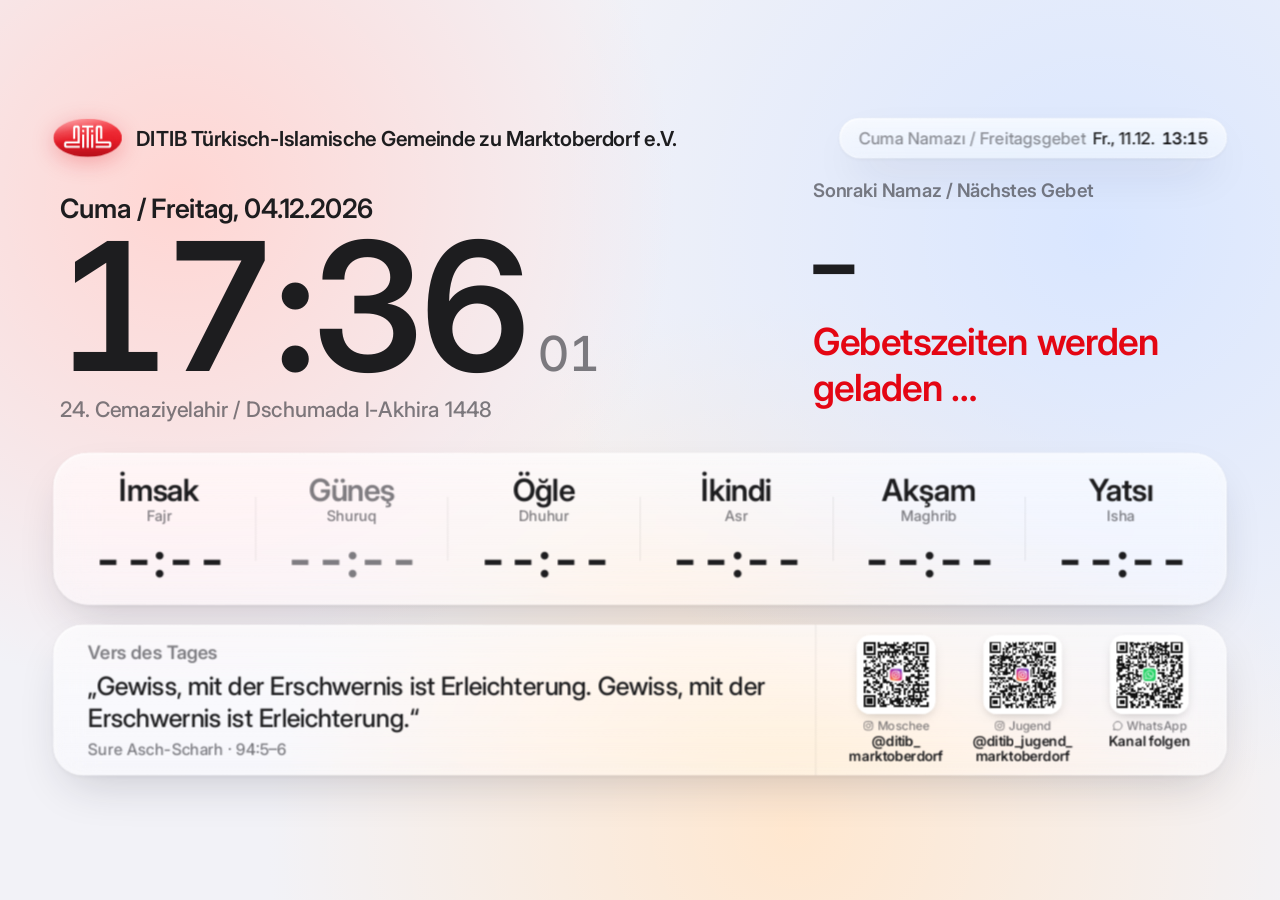
<file: index.html>
<!DOCTYPE html>
<html lang="de">
<head>
  <meta charset="utf-8">
  <meta name="robots" content="noindex, nofollow, noarchive">
  <meta name="viewport" content="width=device-width, initial-scale=1">
  <title>Gebetszeiten – DITIB Marktoberdorf</title>
  <link rel="stylesheet" href="css/fonts.css?v=2026-10-29d">
  <link rel="stylesheet" href="css/basis.css?v=2026-10-29d">
  <link rel="stylesheet" href="css/themes.css?v=2026-10-29d">
  <link rel="stylesheet" href="css/theme-glas.css?v=2026-10-29d">
</head>
<body class="theme-1">

  <!-- Hintergrund: Farbverlauf/Bild (immer da), darüber der Stream, darüber Abdunklung + Muster -->
  <div id="hintergrund" aria-hidden="true">
    <div id="bg-verlauf"></div>
    <div id="bg-bild"></div>
    <div id="stream-huelle"></div>
    <div id="bg-abdunklung"></div>
    <div id="bg-muster"></div>
  </div>

  <div id="buehne">
    <div class="rahmen-ornament" aria-hidden="true"></div>

    <!-- ===== Hauptbildschirm ===== -->
    <main id="haupt" class="ansicht sichtbar">
      <header class="kopf">
        <div class="marke">
          <div class="logo-glas" aria-hidden="true"><div class="logo-schrift"></div><div class="logo"></div></div>
          <div class="moschee-name" id="moschee-name"></div>
        </div>
        <div class="jumuah-mini" id="jumuah-mini"></div>
      </header>

      <section class="oben">
        <div class="karte uhr-karte">
          <div class="uhr"><span class="hhmm" id="uhr-hhmm">--:--</span><span class="sek" id="uhr-sek">--</span></div>
          <div class="datum" id="datum"></div>
          <div class="hidschri" id="hidschri"></div>
        </div>

        <div class="karte naechstes-karte">
          <div class="label" id="n-label">Sonraki Namaz / Nächstes Gebet</div>
          <div class="n-name" id="n-name">–</div>
          <div class="n-deutsch" id="n-deutsch"></div>
          <div class="n-countdown" id="n-countdown"></div>
          <div class="n-hinweis" id="n-hinweis"></div>
        </div>
      </section>

      <section class="gebete" id="gebete"></section>

      <section class="unten">
        <div class="karte vers-karte">
          <div class="label">Vers des Tages</div>
          <blockquote class="vers-text" id="vers-text"></blockquote>
          <div class="vers-quelle" id="vers-quelle"></div>
        </div>

        <div class="karte insta-karte">
          <div class="label">Folgen Sie uns</div>
          <div class="qr-reihe">
            <figure class="qr-block">
              <div class="qr" id="qr-moschee"></div>
              <figcaption><span class="qr-titel" id="qr-moschee-titel"></span><span class="handle" id="qr-moschee-handle"></span></figcaption>
            </figure>
            <figure class="qr-block">
              <div class="qr" id="qr-jugend"></div>
              <figcaption><span class="qr-titel" id="qr-jugend-titel"></span><span class="handle" id="qr-jugend-handle"></span></figcaption>
            </figure>
            <figure class="qr-block">
              <div class="qr" id="qr-whatsapp"></div>
              <figcaption><span class="qr-titel" id="qr-whatsapp-titel"></span><span class="handle" id="qr-whatsapp-handle"></span></figcaption>
            </figure>
          </div>
        </div>
      </section>
    </main>

    <!-- ===== Jumu'ah-Sonderansicht ===== -->
    <section id="jumuah" class="ansicht" aria-hidden="true">
      <div class="j-inhalt">
        <div class="j-ornament" aria-hidden="true"></div>
        <div class="logo-glas j-logo" aria-hidden="true"><div class="logo-schrift"></div><div class="logo"></div></div>
        <div class="j-titel" id="j-titel">Jumu'ah</div>
        <div class="j-untertitel" id="j-untertitel">Freitagsgebet</div>
        <div class="j-zeit" id="j-zeit">--:--</div>
        <div class="j-datum" id="j-datum"></div>
        <div class="j-hinweis" id="j-hinweis"></div>
        <div class="j-ornament unten" aria-hidden="true"></div>
      </div>
    </section>

    <div id="sim-hinweis"></div>
    <div id="diagnose"></div>
  </div>

  <script>
    // config.js bei jedem Laden frisch holen (nicht aus dem Zwischenspeicher)
    document.write('<script src="config.js?t=' + Date.now() + '"><\/script>');
  </script>
  <script src="gebetszeiten.js?v=2026-10-29d"></script>
  <script src="lib/qrcode.js?v=2026-10-29d"></script>
  <script src="js/logik.js?v=2026-10-29d"></script>
  <script src="js/daten.js?v=2026-10-29d"></script>
  <script src="js/stream.js?v=2026-10-29d"></script>
  <script src="js/app.js?v=2026-10-29d"></script>
</body>
</html>
</file>
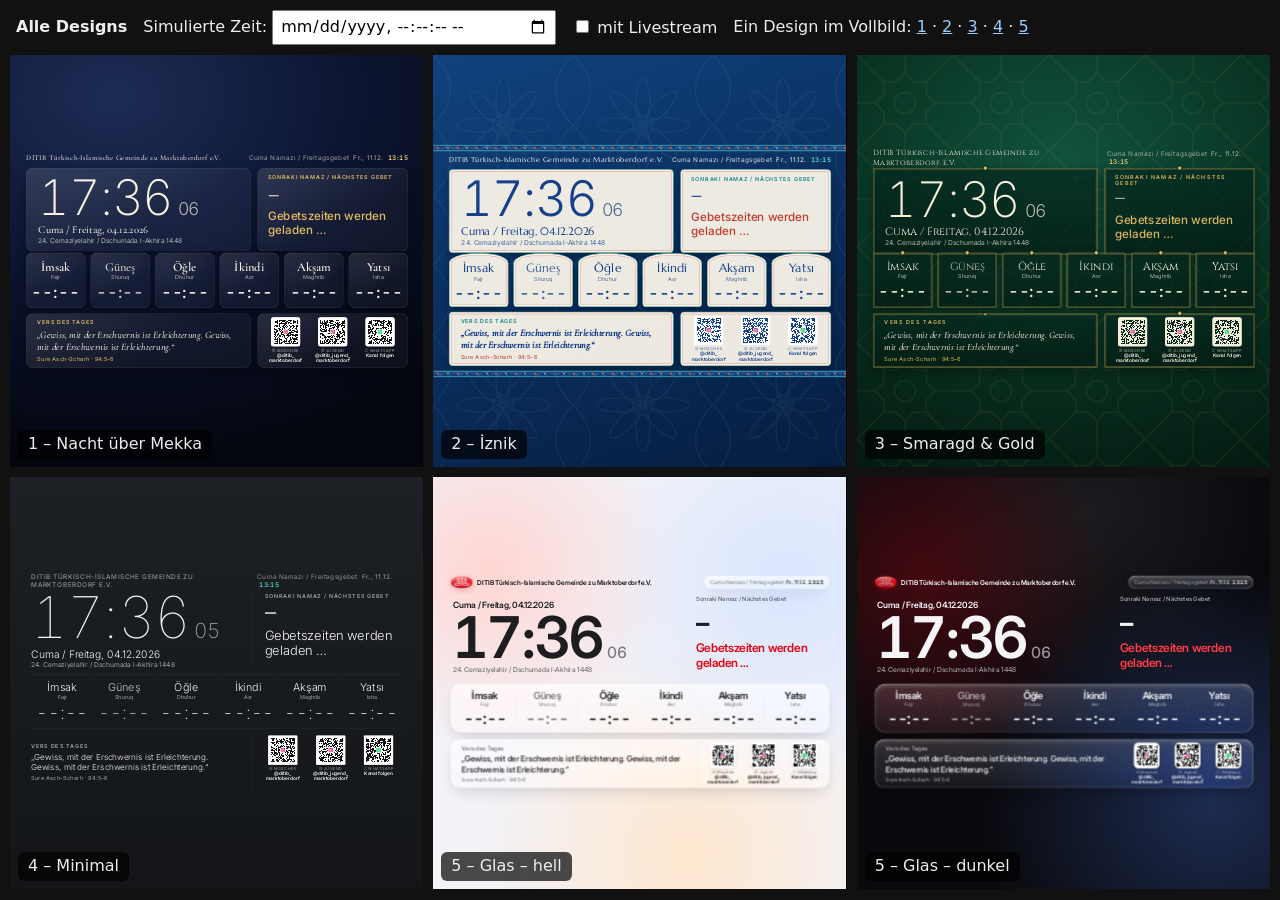
<file: vergleich.html>
<!DOCTYPE html>
<html lang="de">
<head>
  <meta charset="utf-8">
  <meta name="robots" content="noindex, nofollow, noarchive">
  <title>Designvergleich – Gebetsanzeige</title>
  <style>
    html, body { margin: 0; height: 100%; background: #111; color: #eee; font: 16px/1.3 system-ui, sans-serif; }
    .leiste { padding: 10px 16px; display: flex; gap: 16px; align-items: center; flex-wrap: wrap; }
    .leiste a { color: #9cf; } .leiste input { font: inherit; padding: 4px 6px; }
    .raster { display: grid; grid-template-columns: 1fr 1fr 1fr; grid-template-rows: 1fr 1fr; gap: 10px; padding: 0 10px 10px; height: calc(100% - 56px); box-sizing: border-box; }
    figure { margin: 0; position: relative; background: #000; overflow: hidden; }
    figure iframe { position: absolute; inset: 0; width: 100%; height: 100%; border: 0; }
    figcaption { position: absolute; left: 8px; bottom: 8px; z-index: 2; background: rgba(0,0,0,.7); padding: 4px 10px; border-radius: 6px; }
  </style>
</head>
<body>
  <div class="leiste">
    <strong>Alle Designs</strong>
    <label>Simulierte Zeit: <input id="zeit" type="datetime-local" step="1"></label>
    <label><input id="stream" type="checkbox"> mit Livestream</label>
    <span>Ein Design im Vollbild: <a href="index.html?theme=1">1</a> · <a href="index.html?theme=2">2</a> · <a href="index.html?theme=3">3</a> · <a href="index.html?theme=4">4</a> · <a href="index.html?theme=5">5</a></span>
  </div>
  <div class="raster" id="raster"></div>
  <script>
    var designs = [[1, 'Nacht über Mekka'], [2, 'İznik'], [3, 'Smaragd & Gold'], [4, 'Minimal'], [5, 'Glas – hell', 'hell'], [5, 'Glas – dunkel', 'dunkel']];
    var p = new URLSearchParams(location.search);
    var zeit = document.getElementById('zeit'), stream = document.getElementById('stream');
    zeit.value = p.get('now') || '';
    stream.checked = p.get('stream') === 'an';
    function aufbauen() {
      var r = document.getElementById('raster'); r.innerHTML = '';
      designs.forEach(function (d) {
        var q = 'theme=' + d[0] + (d[2] ? '&modus=' + d[2] : '') + (zeit.value ? '&now=' + zeit.value : '') + (stream.checked ? '' : '&stream=aus');
        r.insertAdjacentHTML('beforeend', '<figure><figcaption>' + d[0] + ' – ' + d[1] +
          '</figcaption><iframe src="index.html?' + q + '"></iframe></figure>');
      });
    }
    zeit.onchange = stream.onchange = aufbauen;
    aufbauen();
  </script>
</body>
</html>
</file>
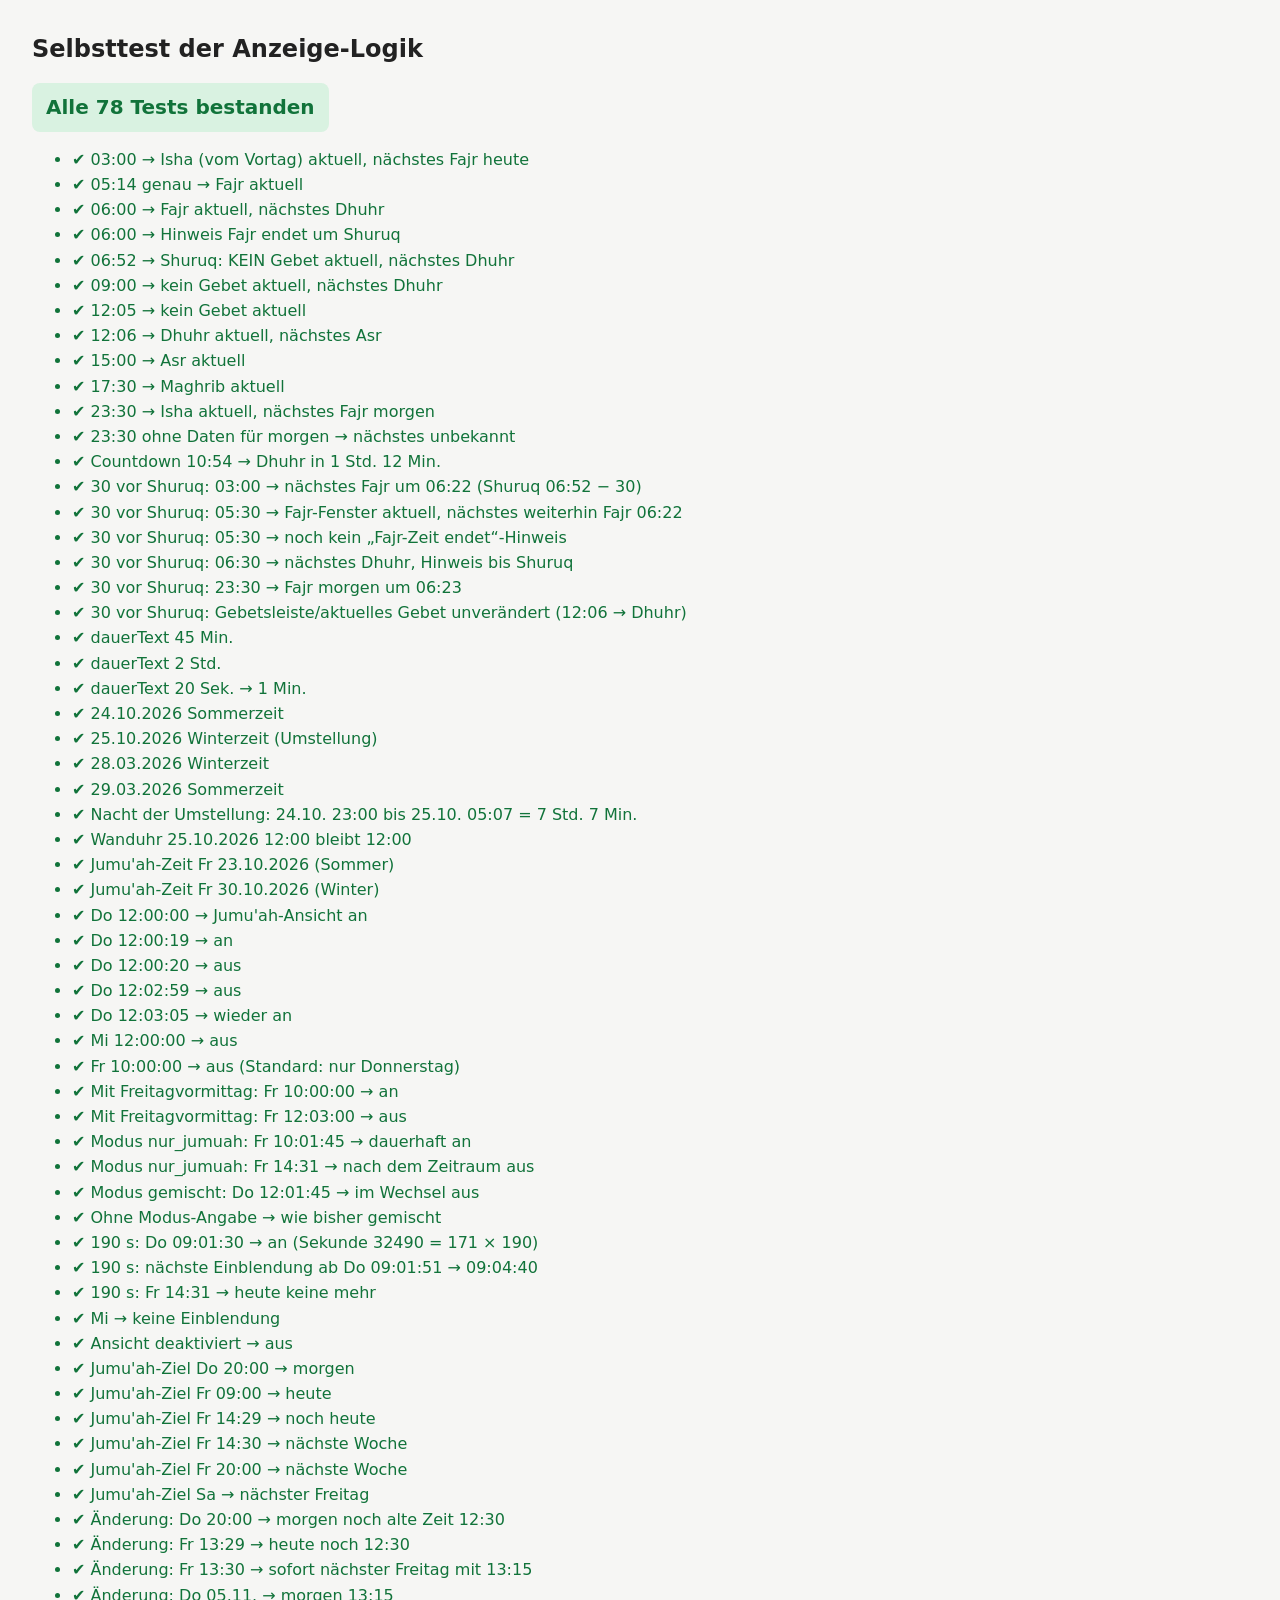
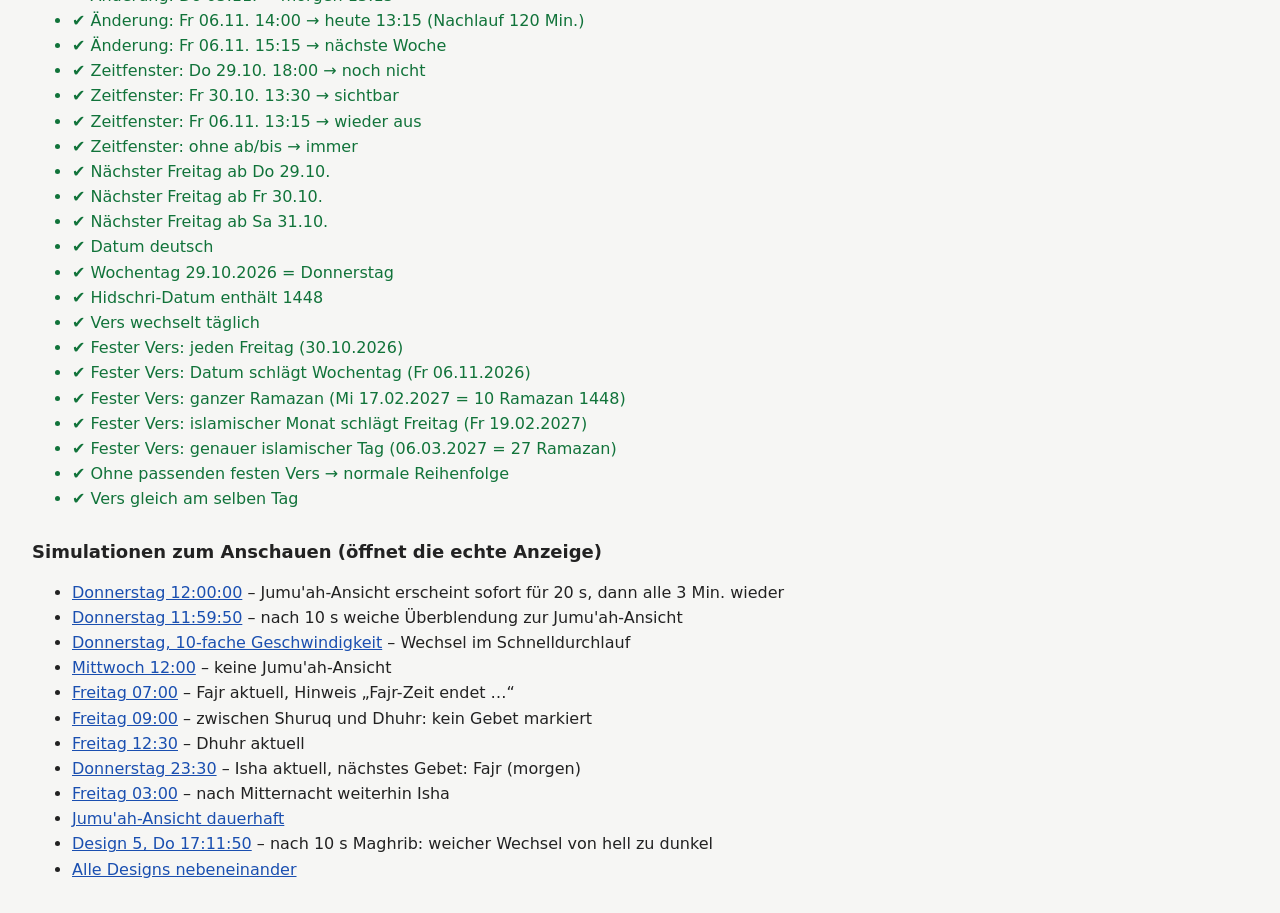
<file: tests/test.html>
<!DOCTYPE html>
<html lang="de">
<head>
  <meta charset="utf-8">
  <meta name="robots" content="noindex, nofollow, noarchive">
  <title>Selbsttest – Gebetsanzeige</title>
  <style>
    body { font: 16px/1.45 system-ui, sans-serif; margin: 32px; background: #f6f6f4; color: #222; }
    h1 { font-size: 24px; } h2 { font-size: 18px; margin-top: 28px; }
    .ok { color: #11733a; } .fehler { color: #b3261e; font-weight: 600; }
    li { margin: 2px 0; } code { background: #e9e9e4; padding: 1px 5px; border-radius: 4px; }
    #gesamt { font-size: 20px; font-weight: 700; padding: 10px 14px; border-radius: 8px; display: inline-block; }
    #gesamt.ok { background: #d9f2e1; } #gesamt.fehler { background: #fbdcd9; }
    a { color: #1a4fb0; }
  </style>
</head>
<body>
  <h1>Selbsttest der Anzeige-Logik</h1>
  <div id="gesamt">läuft …</div>
  <ul id="liste"></ul>

  <h2>Simulationen zum Anschauen (öffnet die echte Anzeige)</h2>
  <ul>
    <li><a href="../index.html?now=2026-10-29T12:00">Donnerstag 12:00:00</a> – Jumu'ah-Ansicht erscheint sofort für 20 s, dann alle 3 Min. wieder</li>
    <li><a href="../index.html?now=2026-10-29T11:59:50">Donnerstag 11:59:50</a> – nach 10 s weiche Überblendung zur Jumu'ah-Ansicht</li>
    <li><a href="../index.html?now=2026-10-29T12:00&amp;speed=10">Donnerstag, 10-fache Geschwindigkeit</a> – Wechsel im Schnelldurchlauf</li>
    <li><a href="../index.html?now=2026-10-28T12:00">Mittwoch 12:00</a> – keine Jumu'ah-Ansicht</li>
    <li><a href="../index.html?now=2026-10-30T07:00">Freitag 07:00</a> – Fajr aktuell, Hinweis „Fajr-Zeit endet …“</li>
    <li><a href="../index.html?now=2026-10-30T09:00">Freitag 09:00</a> – zwischen Shuruq und Dhuhr: kein Gebet markiert</li>
    <li><a href="../index.html?now=2026-10-30T12:30">Freitag 12:30</a> – Dhuhr aktuell</li>
    <li><a href="../index.html?now=2026-10-29T23:30">Donnerstag 23:30</a> – Isha aktuell, nächstes Gebet: Fajr (morgen)</li>
    <li><a href="../index.html?now=2026-10-30T03:00">Freitag 03:00</a> – nach Mitternacht weiterhin Isha</li>
    <li><a href="../index.html?jumuah=immer">Jumu'ah-Ansicht dauerhaft</a></li>
    <li><a href="../index.html?theme=5&amp;now=2026-10-29T17:11:50">Design 5, Do 17:11:50</a> – nach 10 s Maghrib: weicher Wechsel von hell zu dunkel</li>
    <li><a href="../vergleich.html">Alle Designs nebeneinander</a></li>
  </ul>

  <script src="../config.js"></script>
  <script src="../js/logik.js"></script>
  <script>
    var L = Logik, TZ = 'Europe/Berlin', ok = 0, fehler = 0;
    function pruefe(name, ist, soll) {
      var gut = JSON.stringify(ist) === JSON.stringify(soll);
      var li = document.createElement('li');
      li.className = gut ? 'ok' : 'fehler';
      li.textContent = (gut ? '✔ ' : '✘ ') + name + (gut ? '' : ' – erwartet ' + JSON.stringify(soll) + ', erhalten ' + JSON.stringify(ist));
      document.getElementById('liste').appendChild(li);
      gut ? ok++ : fehler++;
    }
    function ms(tag, uhr) { return L.zeitpunkt(tag, uhr, TZ); }
    function w(tag, uhr) { return L.wanduhr(ms(tag, uhr), TZ); }

    // Feste Testzeiten (Donnerstag 29.10.2026 / Freitag 30.10.2026)
    var DO = '2026-10-29', FR = '2026-10-30';
    var zDo = { fajr: '05:14', shuruq: '06:52', dhuhr: '12:06', asr: '14:42', maghrib: '17:09', isha: '18:42' };
    var zFr = { fajr: '05:15', shuruq: '06:53', dhuhr: '12:06', asr: '14:41', maghrib: '17:07', isha: '18:41' };
    function zustand(uhr) {
      return L.zustand(ms(DO, uhr), TZ, DO, { heute: zDo, morgen: zFr });
    }
    function kurz(s) { return [s.aktuell, s.naechstes && s.naechstes.schluessel, s.naechstes && s.naechstes.tag]; }

    // --- Aktuelles / nächstes Gebet ---
    pruefe('03:00 → Isha (vom Vortag) aktuell, nächstes Fajr heute', kurz(zustand('03:00')), ['isha', 'fajr', DO]);
    pruefe('05:14 genau → Fajr aktuell', kurz(zustand('05:14')), ['fajr', 'dhuhr', DO]);
    pruefe('06:00 → Fajr aktuell, nächstes Dhuhr', kurz(zustand('06:00')), ['fajr', 'dhuhr', DO]);
    pruefe('06:00 → Hinweis Fajr endet um Shuruq', zustand('06:00').fajrEndeMs, ms(DO, '06:52'));
    pruefe('06:52 → Shuruq: KEIN Gebet aktuell, nächstes Dhuhr', kurz(zustand('06:52')), [null, 'dhuhr', DO]);
    pruefe('09:00 → kein Gebet aktuell, nächstes Dhuhr', kurz(zustand('09:00')), [null, 'dhuhr', DO]);
    pruefe('12:05 → kein Gebet aktuell', kurz(zustand('12:05')), [null, 'dhuhr', DO]);
    pruefe('12:06 → Dhuhr aktuell, nächstes Asr', kurz(zustand('12:06')), ['dhuhr', 'asr', DO]);
    pruefe('15:00 → Asr aktuell', kurz(zustand('15:00')), ['asr', 'maghrib', DO]);
    pruefe('17:30 → Maghrib aktuell', kurz(zustand('17:30')), ['maghrib', 'isha', DO]);
    pruefe('23:30 → Isha aktuell, nächstes Fajr morgen', kurz(zustand('23:30')), ['isha', 'fajr', FR]);
    pruefe('23:30 ohne Daten für morgen → nächstes unbekannt',
      L.zustand(ms(DO, '23:30'), TZ, DO, { heute: zDo }).naechstes, null);
    pruefe('Countdown 10:54 → Dhuhr in 1 Std. 12 Min.',
      L.dauerText(zustand('10:54').naechstes.ms - ms(DO, '10:54')), '1 Std. 12 Min.');

    // --- Fajr in der Moschee 30 Min. vor Shuruq (nur „Nächstes Gebet“) ---
    function zustand30(uhr) {
      return L.zustand(ms(DO, uhr), TZ, DO, { heute: zDo, morgen: zFr }, { fajrVorShuruqMin: 30 });
    }
    pruefe('30 vor Shuruq: 03:00 → nächstes Fajr um 06:22 (Shuruq 06:52 − 30)', zustand30('03:00').naechstes.ms, ms(DO, '06:22'));
    pruefe('30 vor Shuruq: 05:30 → Fajr-Fenster aktuell, nächstes weiterhin Fajr 06:22', kurz(zustand30('05:30')), ['fajr', 'fajr', DO]);
    pruefe('30 vor Shuruq: 05:30 → noch kein „Fajr-Zeit endet“-Hinweis', zustand30('05:30').fajrEndeMs, null);
    pruefe('30 vor Shuruq: 06:30 → nächstes Dhuhr, Hinweis bis Shuruq', [kurz(zustand30('06:30'))[1], zustand30('06:30').fajrEndeMs], ['dhuhr', ms(DO, '06:52')]);
    pruefe('30 vor Shuruq: 23:30 → Fajr morgen um 06:23', zustand30('23:30').naechstes.ms, ms(FR, '06:23'));
    pruefe('30 vor Shuruq: Gebetsleiste/aktuelles Gebet unverändert (12:06 → Dhuhr)', kurz(zustand30('12:06'))[0], 'dhuhr');

    // --- Countdown-Text ---
    pruefe('dauerText 45 Min.', L.dauerText(45 * 60000), '45 Min.');
    pruefe('dauerText 2 Std.', L.dauerText(120 * 60000), '2 Std.');
    pruefe('dauerText 20 Sek. → 1 Min.', L.dauerText(20000), '1 Min.');

    // --- Sommer-/Winterzeit ---
    pruefe('24.10.2026 Sommerzeit', L.istSommerzeit('2026-10-24', TZ), true);
    pruefe('25.10.2026 Winterzeit (Umstellung)', L.istSommerzeit('2026-10-25', TZ), false);
    pruefe('28.03.2026 Winterzeit', L.istSommerzeit('2026-03-28', TZ), false);
    pruefe('29.03.2026 Sommerzeit', L.istSommerzeit('2026-03-29', TZ), true);
    pruefe('Nacht der Umstellung: 24.10. 23:00 bis 25.10. 05:07 = 7 Std. 7 Min.',
      L.dauerText(ms('2026-10-25', '05:07') - ms('2026-10-24', '23:00')), '7 Std. 7 Min.');
    pruefe('Wanduhr 25.10.2026 12:00 bleibt 12:00', [w('2026-10-25', '12:00').h, w('2026-10-25', '12:00').mi], [12, 0]);
    pruefe('Jumu\'ah-Zeit Fr 23.10.2026 (Sommer)', L.jumuahUhrzeit(CONFIG.JUMUAH, '2026-10-23', TZ), CONFIG.JUMUAH.uhrzeitSommer);
    pruefe('Jumu\'ah-Zeit Fr 30.10.2026 (Winter)', L.jumuahUhrzeit(CONFIG.JUMUAH, '2026-10-30', TZ), CONFIG.JUMUAH.uhrzeitWinter);

    // --- Jumu'ah-Ansicht ---
    var A = { aktiv: true, zeitraeume: [{ wochentag: 4, von: '00:00', bis: '23:59' }], intervallSekunden: 180, anzeigeSekunden: 20 };
    pruefe('Do 12:00:00 → Jumu\'ah-Ansicht an', L.jumuahAnsichtJetzt(w(DO, '12:00:00'), A), true);
    pruefe('Do 12:00:19 → an', L.jumuahAnsichtJetzt(w(DO, '12:00:19'), A), true);
    pruefe('Do 12:00:20 → aus', L.jumuahAnsichtJetzt(w(DO, '12:00:20'), A), false);
    pruefe('Do 12:02:59 → aus', L.jumuahAnsichtJetzt(w(DO, '12:02:59'), A), false);
    pruefe('Do 12:03:05 → wieder an', L.jumuahAnsichtJetzt(w(DO, '12:03:05'), A), true);
    pruefe('Mi 12:00:00 → aus', L.jumuahAnsichtJetzt(w('2026-10-28', '12:00:00'), A), false);
    pruefe('Fr 10:00:00 → aus (Standard: nur Donnerstag)', L.jumuahAnsichtJetzt(w(FR, '10:00:00'), A), false);
    var A2 = JSON.parse(JSON.stringify(A));
    A2.zeitraeume.push({ wochentag: 5, von: '00:00', bis: '12:00' });
    pruefe('Mit Freitagvormittag: Fr 10:00:00 → an', L.jumuahAnsichtJetzt(w(FR, '10:00:00'), A2), true);
    pruefe('Mit Freitagvormittag: Fr 12:03:00 → aus', L.jumuahAnsichtJetzt(w(FR, '12:03:00'), A2), false);
    var A3 = { aktiv: true, intervallSekunden: 180, anzeigeSekunden: 20, zeitraeume: [
      { wochentag: 4, von: '00:00', bis: '23:59', modus: 'gemischt' },
      { wochentag: 5, von: '00:00', bis: '14:30', modus: 'nur_jumuah' }] };
    pruefe('Modus nur_jumuah: Fr 10:01:45 → dauerhaft an', L.jumuahAnsichtJetzt(w(FR, '10:01:45'), A3), true);
    pruefe('Modus nur_jumuah: Fr 14:31 → nach dem Zeitraum aus', L.jumuahAnsichtJetzt(w(FR, '14:31:00'), A3), false);
    pruefe('Modus gemischt: Do 12:01:45 → im Wechsel aus', L.jumuahAnsichtJetzt(w(DO, '12:01:45'), A3), false);
    pruefe('Ohne Modus-Angabe → wie bisher gemischt', L.jumuahAnsichtJetzt(w(FR, '10:01:45'), A2), false);
    var A4 = { aktiv: true, intervallSekunden: 190, anzeigeSekunden: 20, zeitraeume: [
      { wochentag: 4, von: '00:00', bis: '23:59', modus: 'gemischt' }, { wochentag: 5, von: '00:00', bis: '14:30', modus: 'gemischt' }] };
    pruefe('190 s: Do 09:01:30 → an (Sekunde 32490 = 171 × 190)', L.jumuahAnsichtJetzt(w(DO, '09:01:30'), A4), true);
    pruefe('190 s: nächste Einblendung ab Do 09:01:51 → 09:04:40', L.jumuahNaechsteEinblendung(w(DO, '09:01:51'), A4), 9 * 3600 + 4 * 60 + 40);
    pruefe('190 s: Fr 14:31 → heute keine mehr', L.jumuahNaechsteEinblendung(w(FR, '14:31:00'), A4), null);
    pruefe('Mi → keine Einblendung', L.jumuahNaechsteEinblendung(w('2026-10-28', '10:00:00'), A4), null);
    pruefe('Ansicht deaktiviert → aus', L.jumuahAnsichtJetzt(w(DO, '12:00:00'), { aktiv: false }), false);
    var JC = { uhrzeitSommer: '13:30', uhrzeitWinter: '12:30', heuteBisMinutenNach: 120 };
    function ziel(tag, uhr) { var z = L.jumuahZiel(w(tag, uhr), JC, TZ); return [z.tag, z.uhrzeit, z.wann]; }
    pruefe('Jumu\'ah-Ziel Do 20:00 → morgen', ziel(DO, '20:00'), [FR, '12:30', 'Morgen']);
    pruefe('Jumu\'ah-Ziel Fr 09:00 → heute', ziel(FR, '09:00'), [FR, '12:30', 'Heute']);
    pruefe('Jumu\'ah-Ziel Fr 14:29 → noch heute', ziel(FR, '14:29'), [FR, '12:30', 'Heute']);
    pruefe('Jumu\'ah-Ziel Fr 14:30 → nächste Woche', ziel(FR, '14:30'), ['2026-11-06', '12:30', '']);
    pruefe('Jumu\'ah-Ziel Fr 20:00 → nächste Woche', ziel(FR, '20:00'), ['2026-11-06', '12:30', '']);
    pruefe('Jumu\'ah-Ziel Sa → nächster Freitag', ziel('2026-10-31', '10:00'), ['2026-11-06', '12:30', '']);
    var JC2 = { uhrzeitSommer: '13:30', uhrzeitWinter: '12:30', heuteBisMinutenNach: 120,
      aenderungen: [{ sichtbarAb: '2026-10-30 13:30', uhrzeitWinter: '13:15' }] };
    function ziel2(tag, uhr) { var z = L.jumuahZiel(w(tag, uhr), JC2, TZ); return [z.tag, z.uhrzeit, z.wann]; }
    pruefe('Änderung: Do 20:00 → morgen noch alte Zeit 12:30', ziel2(DO, '20:00'), [FR, '12:30', 'Morgen']);
    pruefe('Änderung: Fr 13:29 → heute noch 12:30', ziel2(FR, '13:29'), [FR, '12:30', 'Heute']);
    pruefe('Änderung: Fr 13:30 → sofort nächster Freitag mit 13:15', ziel2(FR, '13:30'), ['2026-11-06', '13:15', '']);
    pruefe('Änderung: Do 05.11. → morgen 13:15', ziel2('2026-11-05', '20:00'), ['2026-11-06', '13:15', 'Morgen']);
    pruefe('Änderung: Fr 06.11. 14:00 → heute 13:15 (Nachlauf 120 Min.)', ziel2('2026-11-06', '14:00'), ['2026-11-06', '13:15', 'Heute']);
    pruefe('Änderung: Fr 06.11. 15:15 → nächste Woche', ziel2('2026-11-06', '15:15'), ['2026-11-13', '13:15', '']);
    pruefe('Zeitfenster: Do 29.10. 18:00 → noch nicht', L.imZeitfenster(w(DO, '18:00'), '2026-10-30 13:30', '2026-11-06 13:15'), false);
    pruefe('Zeitfenster: Fr 30.10. 13:30 → sichtbar', L.imZeitfenster(w(FR, '13:30'), '2026-10-30 13:30', '2026-11-06 13:15'), true);
    pruefe('Zeitfenster: Fr 06.11. 13:15 → wieder aus', L.imZeitfenster(w('2026-11-06', '13:15'), '2026-10-30 13:30', '2026-11-06 13:15'), false);
    pruefe('Zeitfenster: ohne ab/bis → immer', L.imZeitfenster(w(DO, '18:00'), '', ''), true);
    pruefe('Nächster Freitag ab Do 29.10.', L.naechsterFreitag(DO), FR);
    pruefe('Nächster Freitag ab Fr 30.10.', L.naechsterFreitag(FR), FR);
    pruefe('Nächster Freitag ab Sa 31.10.', L.naechsterFreitag('2026-10-31'), '2026-11-06');

    // --- Datum und Vers ---
    pruefe('Datum deutsch', L.datumText('2026-10-25'), 'Sonntag, 25. Oktober 2026');
    pruefe('Wochentag 29.10.2026 = Donnerstag', w(DO, '12:00').wochentag, 4);
    pruefe('Hidschri-Datum enthält 1448', /1448 n\. H\.$/.test(L.hidschri('2026-10-25', 0, CONFIG.HIDSCHRI_MONATE)), true);
    pruefe('Vers wechselt täglich', L.versDesTages(DO, CONFIG.VERSE) !== L.versDesTages(FR, CONFIG.VERSE), true);
    var FEST = [
      { wochentag: 5, text: 'FREITAG', sure: 'x', stelle: '1' },
      { hidschriMonat: 9, text: 'RAMAZAN', sure: 'x', stelle: '2' },
      { hidschriMonat: 9, hidschriTag: 27, text: 'KADIR', sure: 'x', stelle: '3' },
      { datum: '2026-11-06', text: 'DATUM', sure: 'x', stelle: '4' }];
    function versText(tag) { return L.versFuerTag(tag, CONFIG.VERSE, FEST, 0).text; }
    pruefe('Fester Vers: jeden Freitag (30.10.2026)', versText(FR), 'FREITAG');
    pruefe('Fester Vers: Datum schlägt Wochentag (Fr 06.11.2026)', versText('2026-11-06'), 'DATUM');
    pruefe('Fester Vers: ganzer Ramazan (Mi 17.02.2027 = 10 Ramazan 1448)', versText('2027-02-17'), 'RAMAZAN');
    pruefe('Fester Vers: islamischer Monat schlägt Freitag (Fr 19.02.2027)', versText('2027-02-19'), 'RAMAZAN');
    pruefe('Fester Vers: genauer islamischer Tag (06.03.2027 = 27 Ramazan)', versText('2027-03-06'), 'KADIR');
    pruefe('Ohne passenden festen Vers → normale Reihenfolge', L.versFuerTag(DO, CONFIG.VERSE, FEST, 0), L.versDesTages(DO, CONFIG.VERSE));
    pruefe('Vers gleich am selben Tag', L.versDesTages(DO, CONFIG.VERSE) === L.versDesTages(DO, CONFIG.VERSE), true);

    var g = document.getElementById('gesamt');
    g.textContent = fehler ? fehler + ' von ' + (ok + fehler) + ' Tests fehlgeschlagen' : 'Alle ' + ok + ' Tests bestanden';
    g.className = fehler ? 'fehler' : 'ok';
    document.title = (fehler ? 'FEHLER ' : 'OK ') + ok + '/' + (ok + fehler);
  </script>
</body>
</html>
</file>
<file: css/fonts.css>
/* Lokal eingebundene Schriften (SIL Open Font License, siehe fonts/LIZENZ-*.txt) */

@font-face {
  font-family: 'Inter';
  font-style: normal;
  font-weight: 100 900;
  font-display: block;
  src: url(../fonts/inter-latin-ext-wght-normal.woff2) format('woff2');
  unicode-range: U+0100-02BA, U+02BD-02C5, U+02C7-02CC, U+02CE-02D7, U+02DD-02FF, U+0304, U+0308, U+0329, U+1D00-1DBF, U+1E00-1E9F, U+1EF2-1EFF, U+2020, U+20A0-20AB, U+20AD-20C0, U+2113, U+2C60-2C7F, U+A720-A7FF;
}

@font-face {
  font-family: 'Inter';
  font-style: normal;
  font-weight: 100 900;
  font-display: block;
  src: url(../fonts/inter-latin-wght-normal.woff2) format('woff2');
  unicode-range: U+0000-00FF, U+0131, U+0152-0153, U+02BB-02BC, U+02C6, U+02DA, U+02DC, U+0304, U+0308, U+0329, U+2000-206F, U+20AC, U+2122, U+2191, U+2193, U+2212, U+2215, U+FEFF, U+FFFD;
}

@font-face {
  font-family: 'Cormorant Garamond';
  font-style: normal;
  font-weight: 500;
  font-display: block;
  src: url(../fonts/cormorant-garamond-latin-ext-500-normal.woff2) format('woff2');
  unicode-range: U+0100-02BA, U+02BD-02C5, U+02C7-02CC, U+02CE-02D7, U+02DD-02FF, U+0304, U+0308, U+0329, U+1D00-1DBF, U+1E00-1E9F, U+1EF2-1EFF, U+2020, U+20A0-20AB, U+20AD-20C0, U+2113, U+2C60-2C7F, U+A720-A7FF;
}

@font-face {
  font-family: 'Cormorant Garamond';
  font-style: normal;
  font-weight: 500;
  font-display: block;
  src: url(../fonts/cormorant-garamond-latin-500-normal.woff2) format('woff2');
  unicode-range: U+0000-00FF, U+0131, U+0152-0153, U+02BB-02BC, U+02C6, U+02DA, U+02DC, U+0304, U+0308, U+0329, U+2000-206F, U+20AC, U+2122, U+2191, U+2193, U+2212, U+2215, U+FEFF, U+FFFD;
}

@font-face {
  font-family: 'Cormorant Garamond';
  font-style: normal;
  font-weight: 600;
  font-display: block;
  src: url(../fonts/cormorant-garamond-latin-ext-600-normal.woff2) format('woff2');
  unicode-range: U+0100-02BA, U+02BD-02C5, U+02C7-02CC, U+02CE-02D7, U+02DD-02FF, U+0304, U+0308, U+0329, U+1D00-1DBF, U+1E00-1E9F, U+1EF2-1EFF, U+2020, U+20A0-20AB, U+20AD-20C0, U+2113, U+2C60-2C7F, U+A720-A7FF;
}

@font-face {
  font-family: 'Cormorant Garamond';
  font-style: normal;
  font-weight: 600;
  font-display: block;
  src: url(../fonts/cormorant-garamond-latin-600-normal.woff2) format('woff2');
  unicode-range: U+0000-00FF, U+0131, U+0152-0153, U+02BB-02BC, U+02C6, U+02DA, U+02DC, U+0304, U+0308, U+0329, U+2000-206F, U+20AC, U+2122, U+2191, U+2193, U+2212, U+2215, U+FEFF, U+FFFD;
}

@font-face {
  font-family: 'Cormorant Garamond';
  font-style: italic;
  font-weight: 500;
  font-display: block;
  src: url(../fonts/cormorant-garamond-latin-ext-500-italic.woff2) format('woff2');
  unicode-range: U+0100-02BA, U+02BD-02C5, U+02C7-02CC, U+02CE-02D7, U+02DD-02FF, U+0304, U+0308, U+0329, U+1D00-1DBF, U+1E00-1E9F, U+1EF2-1EFF, U+2020, U+20A0-20AB, U+20AD-20C0, U+2113, U+2C60-2C7F, U+A720-A7FF;
}

@font-face {
  font-family: 'Cormorant Garamond';
  font-style: italic;
  font-weight: 500;
  font-display: block;
  src: url(../fonts/cormorant-garamond-latin-500-italic.woff2) format('woff2');
  unicode-range: U+0000-00FF, U+0131, U+0152-0153, U+02BB-02BC, U+02C6, U+02DA, U+02DC, U+0304, U+0308, U+0329, U+2000-206F, U+20AC, U+2122, U+2191, U+2193, U+2212, U+2215, U+FEFF, U+FFFD;
}

@font-face {
  font-family: 'Cinzel';
  font-style: normal;
  font-weight: 400;
  font-display: block;
  src: url(../fonts/cinzel-latin-ext-400-normal.woff2) format('woff2');
  unicode-range: U+0100-02BA, U+02BD-02C5, U+02C7-02CC, U+02CE-02D7, U+02DD-02FF, U+0304, U+0308, U+0329, U+1D00-1DBF, U+1E00-1E9F, U+1EF2-1EFF, U+2020, U+20A0-20AB, U+20AD-20C0, U+2113, U+2C60-2C7F, U+A720-A7FF;
}

@font-face {
  font-family: 'Cinzel';
  font-style: normal;
  font-weight: 400;
  font-display: block;
  src: url(../fonts/cinzel-latin-400-normal.woff2) format('woff2');
  unicode-range: U+0000-00FF, U+0131, U+0152-0153, U+02BB-02BC, U+02C6, U+02DA, U+02DC, U+0304, U+0308, U+0329, U+2000-206F, U+20AC, U+2122, U+2191, U+2193, U+2212, U+2215, U+FEFF, U+FFFD;
}

@font-face {
  font-family: 'Cinzel';
  font-style: normal;
  font-weight: 600;
  font-display: block;
  src: url(../fonts/cinzel-latin-ext-600-normal.woff2) format('woff2');
  unicode-range: U+0100-02BA, U+02BD-02C5, U+02C7-02CC, U+02CE-02D7, U+02DD-02FF, U+0304, U+0308, U+0329, U+1D00-1DBF, U+1E00-1E9F, U+1EF2-1EFF, U+2020, U+20A0-20AB, U+20AD-20C0, U+2113, U+2C60-2C7F, U+A720-A7FF;
}

@font-face {
  font-family: 'Cinzel';
  font-style: normal;
  font-weight: 600;
  font-display: block;
  src: url(../fonts/cinzel-latin-600-normal.woff2) format('woff2');
  unicode-range: U+0000-00FF, U+0131, U+0152-0153, U+02BB-02BC, U+02C6, U+02DA, U+02DC, U+0304, U+0308, U+0329, U+2000-206F, U+20AC, U+2122, U+2191, U+2193, U+2212, U+2215, U+FEFF, U+FFFD;
}

@font-face {
  font-family: 'Marcellus';
  font-style: normal;
  font-weight: 400;
  font-display: block;
  src: url(../fonts/marcellus-latin-ext-400-normal.woff2) format('woff2');
  unicode-range: U+0100-02BA, U+02BD-02C5, U+02C7-02CC, U+02CE-02D7, U+02DD-02FF, U+0304, U+0308, U+0329, U+1D00-1DBF, U+1E00-1E9F, U+1EF2-1EFF, U+2020, U+20A0-20AB, U+20AD-20C0, U+2113, U+2C60-2C7F, U+A720-A7FF;
}

@font-face {
  font-family: 'Marcellus';
  font-style: normal;
  font-weight: 400;
  font-display: block;
  src: url(../fonts/marcellus-latin-400-normal.woff2) format('woff2');
  unicode-range: U+0000-00FF, U+0131, U+0152-0153, U+02BB-02BC, U+02C6, U+02DA, U+02DC, U+0304, U+0308, U+0329, U+2000-206F, U+20AC, U+2122, U+2191, U+2193, U+2212, U+2215, U+FEFF, U+FFFD;
}

/* Inter mit optischer Größe (opsz): bei großen Schriftgraden automatisch die „Display“-Form – für Design 5 */
@font-face {
  font-family: 'Inter Opsz';
  font-style: normal;
  font-weight: 100 900;
  font-display: block;
  src: url(../fonts/inter-latin-ext-opsz-normal.woff2) format('woff2');
  unicode-range: U+0100-02BA, U+02BD-02C5, U+02C7-02CC, U+02CE-02D7, U+02DD-02FF, U+0304, U+0308, U+0329, U+1D00-1DBF, U+1E00-1E9F, U+1EF2-1EFF, U+2020, U+20A0-20AB, U+20AD-20C0, U+2113, U+2C60-2C7F, U+A720-A7FF;
}
@font-face {
  font-family: 'Inter Opsz';
  font-style: normal;
  font-weight: 100 900;
  font-display: block;
  src: url(../fonts/inter-latin-opsz-normal.woff2) format('woff2');
  unicode-range: U+0000-00FF, U+0131, U+0152-0153, U+02BB-02BC, U+02C6, U+02DA, U+02DC, U+0304, U+0308, U+0329, U+2000-206F, U+20AC, U+2122, U+2191, U+2193, U+2212, U+2215, U+FEFF, U+FFFD;
}
</file>
<file: css/basis.css>
/* Grundlayout (für alle Designs gleich). Farben/Schriften kommen aus themes.css.
   Die Bühne ist fest 1920×1080 Pixel groß und wird auf den Bildschirm skaliert. */

html, body {
  margin: 0;
  height: 100%;
  overflow: hidden;
  background: #000;
  cursor: none;
}
body {
  font-family: var(--font-text);
  color: var(--text);
  -webkit-font-smoothing: antialiased;
  text-rendering: optimizeLegibility;
}
* { box-sizing: border-box; }

/* ---------- Hintergrund ---------- */

#hintergrund { position: fixed; inset: 0; overflow: hidden; z-index: 0; }
#hintergrund > div { position: absolute; inset: 0; }
#bg-verlauf { background: var(--verlauf); }
#bg-bild { background-size: cover; background-position: center; opacity: 0; transition: opacity 2s ease; }
.hat-bild #bg-bild { opacity: 1; }
#stream-huelle { opacity: 0; transition: opacity 3s ease; }
#stream-huelle.sichtbar { opacity: 1; }
#stream-huelle iframe {
  position: absolute; left: 50%; top: 50%;
  border: 0; pointer-events: none;
  transform-origin: center center;
}
/* Abdunklung nur über Stream oder Bild – der Farbverlauf ist schon dunkel genug */
#bg-abdunklung {
  background: rgb(var(--tint));
  opacity: 0;
  transition: opacity 3s ease;
}
.hat-bild #bg-abdunklung,
#stream-huelle.sichtbar ~ #bg-abdunklung { opacity: var(--abdunklung-wert, var(--abdunklung)); }
#bg-muster { pointer-events: none; }

/* ---------- Bühne und Ansichten ---------- */

#buehne {
  position: fixed; left: 50%; top: 50%;
  width: 1920px; height: 1080px;
  transform-origin: center center;
  z-index: 1;
}
.ansicht {
  position: absolute; inset: 0;
  opacity: 0;
  visibility: hidden;
  transform: translate(var(--versatz-x, 0px), var(--versatz-y, 0px));
  transition: opacity var(--ueberblendung, 1500ms) ease-in-out,
              visibility 0s linear var(--ueberblendung, 1500ms),
              transform 40s ease-in-out;
}
.ansicht.sichtbar {
  opacity: 1;
  visibility: visible;
  transition: opacity var(--ueberblendung, 1500ms) ease-in-out, visibility 0s, transform 40s ease-in-out;
}
.rahmen-ornament { display: none; position: absolute; inset: 0; pointer-events: none; z-index: 2; }

/* Zahlen springen nicht */
.uhr, .g-zeit, .n-countdown, .n-hinweis, .j-zeit, .jm-zeit { font-variant-numeric: tabular-nums; }

/* ---------- Hauptbildschirm ---------- */

#haupt {
  display: flex;
  flex-direction: column;
  gap: 26px;
  padding: 36px 72px 44px;
}

.kopf {
  height: 46px;
  display: flex; align-items: center; justify-content: space-between;
  font-size: 30px;
  letter-spacing: .06em;
  color: var(--kopf-text, var(--text-2));
}
.moschee-name { font-family: var(--font-titel); font-size: 34px; color: var(--kopf-text, var(--text)); }
.jumuah-mini .jm-label { opacity: .85; }
.jumuah-mini .jm-tag { margin-left: 10px; }
.jumuah-mini .jm-zeit { margin-left: 10px; font-family: var(--font-zahl); font-weight: 600; color: var(--akzent-hell, var(--akzent)); }

.karte {
  position: relative;
  background: var(--karte-bg);
  border: var(--karte-rand);
  border-radius: var(--karte-radius, 24px);
  box-shadow: var(--karte-schatten, none);
  color: var(--karte-text, var(--text));
}
.label {
  font-size: 25px;
  font-weight: 600;
  letter-spacing: .16em;
  text-transform: uppercase;
  color: var(--label, var(--akzent));
}

.oben {
  flex: 1;
  display: grid;
  grid-template-columns: 1fr 700px;
  gap: 32px;
  min-height: 0;
}
.uhr-karte {
  display: flex; flex-direction: column; justify-content: center;
  padding: 20px 56px;
}
.uhr {
  display: flex; align-items: baseline;
  font-family: var(--font-zahl);
  font-weight: var(--uhr-gewicht, 300);
  font-size: var(--uhr-groesse, 228px);
  line-height: .92;
  letter-spacing: -.02em;
}
.uhr .sek {
  font-size: .36em;
  margin-left: 22px;
  color: var(--karte-text-2, var(--text-2));
  font-weight: var(--uhr-sek-gewicht, 300);
}
.datum {
  margin-top: 18px;
  font-family: var(--font-titel);
  font-size: 50px;
  line-height: 1.15;
}
.hidschri {
  margin-top: 4px;
  font-size: 36px;
  color: var(--karte-text-2, var(--text-2));
}

.naechstes-karte {
  display: flex; flex-direction: column; justify-content: center;
  padding: 26px 48px;
}
.n-name {
  margin-top: 6px;
  font-family: var(--font-titel);
  font-weight: var(--titel-gewicht, 600);
  font-size: 104px;
  line-height: 1;
}
.n-deutsch { font-size: 32px; color: var(--karte-text-2, var(--text-2)); margin-top: 4px; }
.n-countdown {
  margin-top: 18px;
  font-family: var(--font-zahl);
  font-size: 54px;
  font-weight: 500;
  color: var(--countdown, var(--akzent));
}
.n-hinweis { margin-top: 6px; font-size: 28px; color: var(--karte-text-2, var(--text-2)); min-height: 34px; }

/* ---------- Gebetszeiten ---------- */

.gebete {
  height: 256px;
  display: grid;
  grid-template-columns: repeat(6, 1fr);
  gap: 24px;
}
.gebet {
  position: relative;
  display: flex; flex-direction: column; align-items: center; justify-content: center;
  background: var(--kachel-bg, var(--karte-bg));
  border: var(--kachel-rand, var(--karte-rand));
  border-radius: var(--kachel-radius, var(--karte-radius, 24px));
  box-shadow: var(--karte-schatten, none);
  color: var(--karte-text, var(--text));
  transition: transform 1.2s ease, background 1.2s ease, color 1.2s ease, border-color 1.2s ease;
}
.g-glow {
  position: absolute; inset: -3px;
  border-radius: inherit;
  box-shadow: 0 0 46px 6px var(--glow);
  opacity: 0;
  pointer-events: none;
  transition: opacity 1.2s ease;
}
.g-name {
  font-family: var(--font-titel);
  font-weight: var(--titel-gewicht, 600);
  font-size: 58px;
  line-height: 1.05;
}
.g-deutsch { font-size: 25px; color: var(--karte-text-2, var(--text-2)); margin-top: 4px; }
.g-zeit {
  margin-top: 14px;
  font-family: var(--font-zahl);
  font-size: 78px;
  font-weight: var(--zeit-gewicht, 500);
  line-height: 1;
}
.gebet.kein-gebet .g-name, .gebet.kein-gebet .g-zeit { opacity: .78; }

.gebet.naechstes { border-color: var(--naechstes-rand, var(--akzent)); }

.gebet.aktuell {
  transform: scale(1.07);
  background: var(--aktiv-bg);
  border-color: var(--akzent);
  color: var(--aktiv-text, var(--text));
  z-index: 1;
}
.gebet.aktuell .g-deutsch { color: var(--aktiv-text-2, var(--aktiv-text, var(--text))); }
.gebet.aktuell .g-zeit { color: var(--aktiv-zeit, inherit); }
.gebet.aktuell .g-glow { opacity: 1; animation: puls 5s ease-in-out infinite; }
@keyframes puls { 0%, 100% { opacity: .45; } 50% { opacity: 1; } }

/* ---------- Unten: Vers und Instagram ---------- */

.unten {
  height: 252px;
  display: grid;
  grid-template-columns: 1fr 700px;
  gap: 32px;
}
.vers-karte {
  display: flex; flex-direction: column; justify-content: center;
  padding: 24px 52px;
  overflow: hidden;
}
.vers-text {
  margin: 12px 0 10px;
  font-family: var(--font-vers, var(--font-titel));
  font-style: var(--vers-stil, italic);
  font-size: 41px;
  line-height: 1.28;
}
.vers-quelle { font-size: 26px; color: var(--quelle, var(--akzent)); letter-spacing: .04em; }

.insta-karte {
  display: grid;
  grid-template-columns: 1fr auto auto;
  align-items: center;
  gap: 30px;
  padding: 18px 36px;
}
.insta-karte .label { line-height: 1.35; }
.qr-reihe { display: contents; }
.qr-block { margin: 0; display: flex; flex-direction: column; align-items: center; }
.qr {
  width: 168px; height: 168px;
  border-radius: 12px;
  overflow: hidden;
  background: var(--qr-hg, #fff);
}
.qr svg { width: 100%; height: 100%; display: block; }
.qr .qr-hg { fill: var(--qr-hg, #fff); }
.qr .qr-vg { fill: var(--qr-vg, #111); }
.qr-block figcaption { display: flex; flex-direction: column; align-items: center; margin-top: 8px; line-height: 1.15; }
.qr-titel { font-size: 20px; color: var(--karte-text-2, var(--text-2)); text-transform: uppercase; letter-spacing: .12em; }
.handle { font-size: 26px; font-weight: 600; }

/* ---------- Jumu'ah-Sonderansicht ---------- */

#jumuah { display: flex; align-items: center; justify-content: center; }
.j-inhalt { text-align: center; position: relative; }
.j-titel {
  font-family: var(--font-titel);
  font-weight: var(--titel-gewicht, 600);
  font-size: 220px;
  line-height: 1;
  color: var(--j-titel, var(--akzent));
}
.j-untertitel {
  margin-top: 10px;
  font-size: 68px;
  letter-spacing: .3em;
  text-transform: uppercase;
  color: var(--text-2);
}
.j-zeit {
  margin-top: 40px;
  font-family: var(--font-zahl);
  font-weight: var(--uhr-gewicht, 300);
  font-size: 300px;
  line-height: 1;
  letter-spacing: -.02em;
}
.j-datum { margin-top: 34px; font-family: var(--font-titel); font-size: 60px; color: var(--text); }
.j-ornament { display: none; }

/* ---------- Simulationshinweis ---------- */

#sim-hinweis {
  display: none;
  position: absolute; left: 50%; top: 8px; transform: translateX(-50%); z-index: 5;
  padding: 6px 14px;
  font: 600 20px/1.2 var(--font-zahl);
  color: #fff; background: rgba(190, 30, 30, .8);
  border-radius: 8px;
}
.simulation #sim-hinweis { display: block; }

/* ---------- Ergänzungen: WhatsApp-QR, Symbole, zweizeilige Namen, Hidschri türkisch ---------- */
/* Drei QR-Codes: die Überschrift entfällt, jedes Feld hat ein eigenes Symbol */
.insta-karte {
  grid-template-columns: repeat(3, auto);
  justify-content: space-evenly;
  align-items: start;
  gap: 12px;
  padding: 16px 20px;
}
.insta-karte .label { display: none; }
.qr-block { width: 196px; }
.qr { width: 136px; height: 136px; }
.qr-block figcaption { min-height: 72px; justify-content: flex-start; }
.qr-titel { font-size: 18px; }
.handle { font-size: 22px; line-height: 1.12; }
.hidschri { font-size: 31px; white-space: nowrap; }
.qr-symbol {
  width: .95em; height: .95em;
  margin-right: .3em;
  vertical-align: -.13em;
  fill: none; stroke: currentColor; stroke-width: 2;
}
.qr-symbol .voll { fill: currentColor; stroke: none; }
.handle { text-align: center; }
.h-trenner { opacity: .55; }

/* Diagnosezeile (?diagnose=1) */
#diagnose {
  display: none;
  position: absolute; left: 16px; right: 16px; bottom: 8px; z-index: 6;
  padding: 8px 14px;
  font: 500 19px/1.3 'Inter', system-ui, sans-serif;
  color: #fff; background: rgba(0, 0, 0, .78);
  border-radius: 10px;
}
.diagnose #diagnose { display: block; }

/* Zusätzliche Hinweiszeile in der Jumu'ah-Ansicht (JUMUAH_ANSICHT.texte.hinweis) */
.j-hinweis {
  margin-top: 22px;
  font-size: 40px; font-weight: 600;
  color: var(--akzent);
}
</file>
<file: css/themes.css>
/* Die vier Designs. Umschalten mit ?theme=1 … 4 oder THEME in config.js. */

/* =====================================================================
   1 – „Nacht über Mekka“: Nachtblau, Gold, Glas-Karten
   ===================================================================== */
.theme-1 {
  --verlauf: radial-gradient(ellipse 120% 90% at 25% 10%, #1d2c55 0%, #0c1430 50%, #04060e 100%);
  --tint: 4, 8, 22;
  --text: #f6f1e4;
  --text-2: rgba(246, 241, 228, .70);
  --akzent: #e3bb62;
  --akzent-hell: #f0cd7d;
  --glow: rgba(227, 187, 98, .55);
  --font-titel: 'Cormorant Garamond', Georgia, serif;
  --font-vers: 'Cormorant Garamond', Georgia, serif;
  --font-zahl: 'Inter', system-ui, sans-serif;
  --font-text: 'Inter', system-ui, sans-serif;
  --uhr-gewicht: 200;
  --karte-bg: linear-gradient(150deg, rgba(255, 255, 255, .13), rgba(255, 255, 255, .04) 60%);
  --karte-rand: 1px solid rgba(255, 255, 255, .18);
  --karte-radius: 30px;
  --karte-schatten: 0 24px 60px rgba(0, 0, 0, .35), inset 0 1px 0 rgba(255, 255, 255, .14);
  --naechstes-rand: rgba(227, 187, 98, .45);
  --aktiv-bg: linear-gradient(170deg, rgba(227, 187, 98, .34), rgba(227, 187, 98, .12));
  --aktiv-zeit: #fff3d6;
}
.theme-1 .vers-text { font-size: 46px; font-weight: 500; }
.theme-1 .j-titel { font-size: 250px; letter-spacing: .01em; }
.theme-1 .j-titel, .theme-1 .n-name { text-shadow: 0 0 40px rgba(227, 187, 98, .25); }

/* =====================================================================
   2 – „İznik“: Türkis, Kobalt, Cremeweiß, Ornamentbordüre
   ===================================================================== */
.theme-2 {
  --verlauf: linear-gradient(160deg, #10427e 0%, #0a2d5c 55%, #061d3f 100%);
  --tint: 7, 30, 68;
  --text: #fbf5e6;
  --text-2: rgba(251, 245, 230, .78);
  --akzent: #12868a;
  --akzent-hell: #5fd6cc;
  --label: #12868a;
  --glow: rgba(60, 193, 184, .7);
  --font-titel: 'Marcellus', Georgia, serif;
  --font-vers: 'Cormorant Garamond', Georgia, serif;
  --font-zahl: 'Inter', system-ui, sans-serif;
  --font-text: 'Inter', system-ui, sans-serif;
  --titel-gewicht: 400;
  --uhr-gewicht: 300;
  --karte-bg: rgba(251, 246, 234, .94);
  --karte-text: #163f8c;
  --karte-text-2: #4a6a9c;
  --karte-rand: 2px solid #3cc1b8;
  --karte-radius: 18px;
  --karte-schatten: inset 0 0 0 7px #fbf6ea, inset 0 0 0 9px rgba(216, 71, 59, .55), 0 18px 40px rgba(0, 0, 0, .3);
  --kachel-radius: 120px 120px 18px 18px / 46px 46px 18px 18px;
  --countdown: #c23a2f;
  --quelle: #c23a2f;
  --naechstes-rand: #c23a2f;
  --aktiv-bg: linear-gradient(180deg, #1f56b5, #143f8c);
  --aktiv-text: #fbf5e6;
  --aktiv-text-2: #bfe9e4;
  --kopf-text: #fbf5e6;
  --j-titel: #fbf5e6;
  --qr-vg: #143f8c;
}
.theme-2 #bg-muster { background-image: url("data:image/svg+xml,%3Csvg xmlns='http://www.w3.org/2000/svg' width='140' height='140' viewBox='0 0 140 140'%3E%3Cg fill='none' stroke='%239fe3dc' stroke-width='1.2'%3E%3Cg transform='translate(70 70)'%3E%3Ccircle r='10'/%3E%3Cellipse rx='7' ry='22' transform='rotate(0) translate(0 -24)'/%3E%3Cellipse rx='7' ry='22' transform='rotate(45) translate(0 -24)'/%3E%3Cellipse rx='7' ry='22' transform='rotate(90) translate(0 -24)'/%3E%3Cellipse rx='7' ry='22' transform='rotate(135) translate(0 -24)'/%3E%3Cellipse rx='7' ry='22' transform='rotate(180) translate(0 -24)'/%3E%3Cellipse rx='7' ry='22' transform='rotate(225) translate(0 -24)'/%3E%3Cellipse rx='7' ry='22' transform='rotate(270) translate(0 -24)'/%3E%3Cellipse rx='7' ry='22' transform='rotate(315) translate(0 -24)'/%3E%3C/g%3E%3Cpath d='M0 0 Q35 35 0 70 Q35 105 0 140 M140 0 Q105 35 140 70 Q105 105 140 140'/%3E%3C/g%3E%3C/svg%3E"); background-size: 140px; opacity: .07; }
.theme-2 .rahmen-ornament { display: block; }
.theme-2 .rahmen-ornament::before,
.theme-2 .rahmen-ornament::after {
  content: ""; position: absolute; left: 0; right: 0; height: 30px;
  background-image: url("data:image/svg+xml,%3Csvg xmlns='http://www.w3.org/2000/svg' width='120' height='40' viewBox='0 0 120 40'%3E%3Crect width='120' height='40' fill='%230c3b7c'/%3E%3Crect width='120' height='3' fill='%233cc1b8'/%3E%3Crect y='37' width='120' height='3' fill='%233cc1b8'/%3E%3Crect y='5' width='120' height='1' fill='%23f4ead5' opacity='.6'/%3E%3Crect y='34' width='120' height='1' fill='%23f4ead5' opacity='.6'/%3E%3Cpath d='M0 20 C15 8 45 32 60 20 S105 8 120 20' fill='none' stroke='%23f4ead5' stroke-width='1.6'/%3E%3Cpath d='M14 15 q4 -7 10 -4 q-5 1 -10 4z M46 25 q-4 7 -10 4 q5 -1 10 -4z M74 15 q4 -7 10 -4 q-5 1 -10 4z M106 25 q-4 7 -10 4 q5 -1 10 -4z' fill='%233cc1b8'/%3E%3Cg transform='translate(30 20)'%3E%3Cpath d='M0 9 C-8 4 -8 -6 -4 -11 L0 -4 L4 -11 C8 -6 8 4 0 9Z' fill='%23d8473b'/%3E%3Cpath d='M0 9 V-2' stroke='%23f4ead5' stroke-width='1'/%3E%3C/g%3E%3Cg transform='translate(90 20)'%3E%3Cg fill='%233cc1b8'%3E%3Cellipse rx='3.6' ry='7' /%3E%3Cellipse rx='7' ry='3.6'/%3E%3C/g%3E%3Ccircle r='3.6' fill='%23d8473b'/%3E%3Ccircle r='1.4' fill='%23f4ead5'/%3E%3C/g%3E%3C/svg%3E");
  background-size: auto 30px;
  background-repeat: repeat-x;
}
.theme-2 .rahmen-ornament::before { top: 0; }
.theme-2 .rahmen-ornament::after { bottom: 0; }
.theme-2 #haupt { padding-top: 46px; padding-bottom: 52px; gap: 22px; }
.theme-2 .gebete { height: 250px; }
.theme-2 .gebet { padding-top: 14px; }
.theme-2 .gebet.aktuell { border-color: #3cc1b8; box-shadow: inset 0 0 0 7px #1a4ea6, inset 0 0 0 9px #3cc1b8; }
.theme-2 .jumuah-mini .jm-zeit { color: #5fd6cc; }
.theme-2 .vers-text { font-size: 45px; font-weight: 600; }
.theme-2 .j-untertitel { color: #5fd6cc; }
.theme-2 .j-zeit { color: #fbf5e6; }
.theme-2 .j-datum { color: rgba(251, 245, 230, .9); }
.theme-2 .j-ornament {
  display: block; height: 30px; width: 1200px; margin: 0 auto 50px;
  background-image: url("data:image/svg+xml,%3Csvg xmlns='http://www.w3.org/2000/svg' width='120' height='40' viewBox='0 0 120 40'%3E%3Crect width='120' height='40' fill='%230c3b7c'/%3E%3Crect width='120' height='3' fill='%233cc1b8'/%3E%3Crect y='37' width='120' height='3' fill='%233cc1b8'/%3E%3Crect y='5' width='120' height='1' fill='%23f4ead5' opacity='.6'/%3E%3Crect y='34' width='120' height='1' fill='%23f4ead5' opacity='.6'/%3E%3Cpath d='M0 20 C15 8 45 32 60 20 S105 8 120 20' fill='none' stroke='%23f4ead5' stroke-width='1.6'/%3E%3Cpath d='M14 15 q4 -7 10 -4 q-5 1 -10 4z M46 25 q-4 7 -10 4 q5 -1 10 -4z M74 15 q4 -7 10 -4 q-5 1 -10 4z M106 25 q-4 7 -10 4 q5 -1 10 -4z' fill='%233cc1b8'/%3E%3Cg transform='translate(30 20)'%3E%3Cpath d='M0 9 C-8 4 -8 -6 -4 -11 L0 -4 L4 -11 C8 -6 8 4 0 9Z' fill='%23d8473b'/%3E%3Cpath d='M0 9 V-2' stroke='%23f4ead5' stroke-width='1'/%3E%3C/g%3E%3Cg transform='translate(90 20)'%3E%3Cg fill='%233cc1b8'%3E%3Cellipse rx='3.6' ry='7' /%3E%3Cellipse rx='7' ry='3.6'/%3E%3C/g%3E%3Ccircle r='3.6' fill='%23d8473b'/%3E%3Ccircle r='1.4' fill='%23f4ead5'/%3E%3C/g%3E%3C/svg%3E"); background-size: auto 30px; background-position: center;
  border-radius: 4px;
}
.theme-2 .j-ornament.unten { margin: 56px auto 0; }

/* =====================================================================
   3 – „Smaragd & Gold“: Smaragdgrün, Gold, Sternmuster
   ===================================================================== */
.theme-3 {
  --verlauf: radial-gradient(ellipse 110% 90% at 50% 25%, #11523f 0%, #08301f 55%, #03170f 100%);
  --tint: 3, 30, 21;
  --text: #f5eedb;
  --text-2: rgba(245, 238, 219, .72);
  --akzent: #d8b45a;
  --akzent-hell: #e8c873;
  --glow: rgba(216, 180, 90, .6);
  --font-titel: 'Cinzel', Georgia, serif;
  --font-vers: 'Cormorant Garamond', Georgia, serif;
  --font-zahl: 'Inter', system-ui, sans-serif;
  --font-text: 'Inter', system-ui, sans-serif;
  --titel-gewicht: 400;
  --uhr-gewicht: 200;
  --karte-bg: linear-gradient(180deg, rgba(5, 40, 30, .72), rgba(3, 26, 19, .72));
  --karte-rand: 1px solid rgba(216, 180, 90, .75);
  --karte-radius: 6px;
  --karte-schatten: inset 0 0 0 6px rgba(3, 26, 19, .0), inset 0 0 0 7px rgba(216, 180, 90, .28), 0 20px 50px rgba(0, 0, 0, .35);
  --naechstes-rand: rgba(216, 180, 90, 1);
  --aktiv-bg: linear-gradient(180deg, #e2c069, #b8913a);
  --aktiv-text: #062a1e;
  --aktiv-text-2: #1d4434;
  --qr-hg: #f5eedb;
  --qr-vg: #06281d;
}
.theme-3 #bg-muster { background-image: url("data:image/svg+xml,%3Csvg xmlns='http://www.w3.org/2000/svg' width='96' height='96' viewBox='0 0 96 96'%3E%3Cg fill='none' stroke='%23d4af55' stroke-width='1.2'%3E%3Cpath d='M78.00,48.00 L69.21,56.79 L69.21,69.21 L56.79,69.21 L48.00,78.00 L39.21,69.21 L26.79,69.21 L26.79,56.79 L18.00,48.00 L26.79,39.21 L26.79,26.79 L39.21,26.79 L48.00,18.00 L56.79,26.79 L69.21,26.79 L69.21,39.21Z'/%3E%3Cpath d='M78.0 48.0H96M18.0 48.0H0M48.0 78.0V96M48.0 18.0V0M69.21 69.21L96 96M26.79 26.79L0 0M69.21 26.79L96 0M26.79 69.21L0 96'/%3E%3Cpath d='M58.16,52.21 L52.21,58.16 L43.79,58.16 L37.84,52.21 L37.84,43.79 L43.79,37.84 L52.21,37.84 L58.16,43.79Z'/%3E%3C/g%3E%3C/svg%3E"); background-size: 96px; opacity: .10; }
.theme-3 .g-name { font-size: 50px; }
.theme-3 .n-name { font-size: 92px; }
.theme-3 .label { letter-spacing: .24em; }
.theme-3 .vers-text { font-size: 45px; font-weight: 500; }
.theme-3 .karte::before, .theme-3 .gebet::before {
  /* kleine Rauten als Eckschmuck */
  content: ""; position: absolute; left: 50%; top: -8px; width: 14px; height: 14px;
  transform: translateX(-50%) rotate(45deg);
  background: #d8b45a; box-shadow: 0 0 0 4px #062a1e;
}
.theme-3 .gebet.aktuell::before { background: #fff3cf; }
.theme-3 .j-titel { font-size: 200px; }
.theme-3 .j-inhalt { padding: 70px 140px; border: 1px solid rgba(216, 180, 90, .7); box-shadow: inset 0 0 0 10px rgba(3, 26, 19, 0), inset 0 0 0 11px rgba(216, 180, 90, .35); background: rgba(4, 32, 23, .55); }

/* =====================================================================
   4 – „Minimal“: maximale Lesbarkeit, dünne Ziffern, fast monochrom
   ===================================================================== */
.theme-4 {
  --verlauf: linear-gradient(180deg, #1d2024 0%, #131518 100%);
  --tint: 14, 16, 19;
  --abdunklung-wert: min(1, calc(var(--abdunklung) * 1.3));
  --text: #f4f4f2;
  --text-2: #9ea3a8;
  --akzent: #4fd1c5;
  --glow: rgba(79, 209, 197, .35);
  --font-titel: 'Inter', system-ui, sans-serif;
  --font-vers: 'Inter', system-ui, sans-serif;
  --font-zahl: 'Inter', system-ui, sans-serif;
  --font-text: 'Inter', system-ui, sans-serif;
  --titel-gewicht: 300;
  --uhr-gewicht: 100;
  --uhr-sek-gewicht: 200;
  --zeit-gewicht: 200;
  --uhr-groesse: 268px;
  --vers-stil: normal;
  --karte-bg: transparent;
  --karte-rand: 0;
  --karte-radius: 0;
  --label: #9ea3a8;
  --countdown: #f4f4f2;
  --quelle: #9ea3a8;
  --kachel-bg: transparent;
  --kachel-rand: 0;
  --naechstes-rand: transparent;
  --aktiv-bg: rgba(79, 209, 197, .07);
  --aktiv-zeit: #4fd1c5;
}
.theme-4 #haupt { padding: 40px 96px 48px; }
.theme-4 .uhr-karte { padding: 0; }
.theme-4 .naechstes-karte { padding: 0 0 0 56px; border-left: 1px solid rgba(255, 255, 255, .14); }
.theme-4 .n-countdown { font-weight: 300; font-size: 60px; }
.theme-4 .datum { font-weight: 300; font-size: 48px; }
.theme-4 .gebete { gap: 0; border-top: 1px solid rgba(255, 255, 255, .14); border-bottom: 1px solid rgba(255, 255, 255, .14); }
.theme-4 .gebet + .gebet { border-left: 1px solid rgba(255, 255, 255, .10); }
.theme-4 .gebet.aktuell { transform: none; }
.theme-4 .gebet.aktuell::after {
  content: ""; position: absolute; left: 0; right: 0; top: -1px; height: 6px; background: var(--akzent);
}
.theme-4 .gebet.aktuell .g-name { color: var(--akzent); }
.theme-4 .gebet.aktuell .g-zeit { font-weight: 300; text-shadow: 0 0 30px rgba(79, 209, 197, .35); }
.theme-4 .g-glow { box-shadow: none; background: radial-gradient(ellipse at 50% 0%, rgba(79, 209, 197, .16), transparent 70%); }
.theme-4 .gebet.naechstes .g-name::after { content: " ›"; color: var(--akzent); }
.theme-4 .g-zeit { font-size: 84px; }
.theme-4 .g-name { font-size: 50px; }
.theme-4 .vers-karte { padding: 0 48px 0 0; }
.theme-4 .vers-text { font-weight: 300; font-size: 38px; }
.theme-4 .insta-karte { padding: 4px 0 0 28px; border-left: 1px solid rgba(255, 255, 255, .14); }
.theme-4 .qr { border-radius: 4px; }
.theme-4 .moschee-name { font-weight: 400; font-size: 30px; letter-spacing: .1em; text-transform: uppercase; color: var(--text-2); }
.theme-4 .j-titel { font-weight: 200; font-size: 230px; color: var(--text); }
.theme-4 .j-untertitel { letter-spacing: .4em; font-size: 56px; }
.theme-4 .j-zeit { font-weight: 100; font-size: 340px; color: var(--akzent); }
.theme-4 .j-datum { font-weight: 300; }
</file>
<file: css/theme-glas.css>
/* =====================================================================
   5 – „Glas“: Apple-Stil mit Liquid Glass, DITIB-Rot sparsam,
   hell (tagsüber) und dunkel (abends) – umgeschaltet per Klasse
   modus-hell / modus-dunkel auf <body>.
   ===================================================================== */

/* Farben als registrierte Eigenschaften, damit der Hell/Dunkel-Wechsel
   weich überblendet statt hart umzuspringen. */
@property --g-text      { syntax: '<color>'; inherits: true; initial-value: #f5f5f7; }
@property --g-text-2    { syntax: '<color>'; inherits: true; initial-value: rgba(235, 235, 245, .62); }
@property --g-glas-1    { syntax: '<color>'; inherits: true; initial-value: rgba(255, 255, 255, .16); }
@property --g-glas-2    { syntax: '<color>'; inherits: true; initial-value: rgba(255, 255, 255, .06); }
@property --g-rand      { syntax: '<color>'; inherits: true; initial-value: rgba(255, 255, 255, .45); }
@property --g-pille     { syntax: '<color>'; inherits: true; initial-value: rgba(255, 255, 255, .20); }
@property --g-trenner   { syntax: '<color>'; inherits: true; initial-value: rgba(255, 255, 255, .14); }
@property --g-schatten  { syntax: '<color>'; inherits: true; initial-value: rgba(0, 0, 0, .35); }
@property --g-rot       { syntax: '<color>'; inherits: true; initial-value: #ff3b45; }

.theme-5 {
  --font-titel: 'Inter Opsz', 'Inter', system-ui, sans-serif;
  --font-vers: 'Inter Opsz', 'Inter', system-ui, sans-serif;
  --font-zahl: 'Inter Opsz', 'Inter', system-ui, sans-serif;
  --font-text: 'Inter Opsz', 'Inter', system-ui, sans-serif;
  font-optical-sizing: auto;
  --tint: 0, 0, 0;

  --text: var(--g-text);
  --text-2: var(--g-text-2);
  --akzent: var(--g-rot);
  --label: var(--g-text-2);
  --countdown: var(--g-rot);
  --quelle: var(--g-text-2);
  --glow: transparent;
  --karte-bg: transparent;
  --karte-rand: 0;
  --karte-schatten: none;
  --kachel-bg: transparent;
  --kachel-rand: 0;
  --naechstes-rand: transparent;
  --aktiv-bg: var(--g-pille);
  --uhr-gewicht: 600;
  --uhr-sek-gewicht: 500;
  --titel-gewicht: 600;
  --zeit-gewicht: 600;
  --vers-stil: normal;

  /* Glas */
  --glas-flaeche: linear-gradient(180deg, var(--g-glas-1), var(--g-glas-2));
  --glas-schatten:
    inset 0 1px 0 var(--g-rand),
    inset 0 0 0 1px rgba(255, 255, 255, .10),
    inset 0 14px 28px -16px rgba(255, 255, 255, .45),
    inset 0 -12px 24px -18px rgba(255, 255, 255, .25),
    0 30px 70px -20px var(--g-schatten),
    0 2px 8px rgba(0, 0, 0, .06);

  transition: --g-text 3s ease, --g-text-2 3s ease, --g-glas-1 3s ease, --g-glas-2 3s ease,
              --g-rand 3s ease, --g-pille 3s ease, --g-trenner 3s ease, --g-schatten 3s ease, --g-rot 3s ease;
}

/* ---------- Hell (tagsüber) ---------- */
.theme-5.modus-hell {
  --g-text: #1d1d1f;
  --g-text-2: rgba(60, 60, 67, .66);
  --g-glas-1: rgba(255, 255, 255, .66);
  --g-glas-2: rgba(255, 255, 255, .40);
  --g-rand: rgba(255, 255, 255, .95);
  --g-pille: rgba(255, 255, 255, .95);
  --g-trenner: rgba(60, 60, 67, .16);
  --g-schatten: rgba(30, 30, 50, .20);
  --g-rot: #e40613;
  --tint: 242, 242, 247;
  --abdunklung-wert: var(--schleier-hell, .55);
}
/* ---------- Dunkel (abends und nachts) ---------- */
.theme-5.modus-dunkel {
  --tint: 0, 0, 0;
  --abdunklung-wert: var(--schleier-dunkel, .5);
}

/* ---------- Hintergrund ohne Stream: ruhige, weiche Farbflächen ---------- */
.theme-5 #bg-verlauf {
  background:
    radial-gradient(circle at 14% 22%, #ffd6d3 0, rgba(255, 214, 211, 0) 38%),
    radial-gradient(circle at 86% 26%, #d9e6ff 0, rgba(217, 230, 255, 0) 44%),
    radial-gradient(circle at 62% 92%, #ffe7cf 0, rgba(255, 231, 207, 0) 46%),
    #f2f2f7;
}
.theme-5 #bg-verlauf::after {
  content: ""; position: absolute; inset: 0;
  background:
    radial-gradient(circle at 16% 24%, rgba(228, 6, 19, .26) 0, rgba(228, 6, 19, 0) 40%),
    radial-gradient(circle at 86% 78%, rgba(48, 78, 150, .50) 0, rgba(48, 78, 150, 0) 48%),
    radial-gradient(circle at 58% 8%, rgba(255, 255, 255, .07) 0, rgba(255, 255, 255, 0) 40%),
    #0a0a0e;
  opacity: 1;
  transition: opacity 3s ease;
}
.theme-5.modus-hell #bg-verlauf::after { opacity: 0; }
.theme-5 #bg-abdunklung { transition: opacity 3s ease, background-color 3s ease; }

/* ---------- Glasflächen ---------- */
.theme-5 .gebete,
.theme-5 .unten,
.theme-5 .jumuah-mini,
.theme-5 .j-inhalt {
  position: relative;
  background: var(--glas-flaeche);
  box-shadow: var(--glas-schatten);
  -webkit-backdrop-filter: blur(var(--glas-blur, 30px)) saturate(170%);
  backdrop-filter: blur(var(--glas-blur, 30px)) saturate(170%);
}
/* Lichtkante: oben links hell, unten rechts schwächer – wie gebogenes Glas */
.theme-5 .gebete::after,
.theme-5 .unten::after,
.theme-5 .jumuah-mini::after,
.theme-5 .j-inhalt::after {
  content: ""; position: absolute; inset: 0; pointer-events: none;
  border-radius: inherit;
  padding: 1.5px;
  background: linear-gradient(150deg, var(--g-rand), rgba(255, 255, 255, 0) 32%, rgba(255, 255, 255, 0) 70%, var(--g-rand));
  -webkit-mask: linear-gradient(#000 0 0) content-box, linear-gradient(#000 0 0);
  -webkit-mask-composite: xor;
  mask: linear-gradient(#000 0 0) content-box, linear-gradient(#000 0 0);
  mask-composite: exclude;
  opacity: .8;
}

/* ---------- Kopfzeile mit Logo ---------- */
.marke { display: flex; align-items: center; gap: 20px; }
.logo-glas { display: none; position: relative; }
.theme-5 .logo-glas { display: block; }
.theme-5.ohne-logo .logo-glas { display: none; }
.logo {
  position: absolute; inset: 0;
  -webkit-mask-size: contain; mask-size: contain;
  -webkit-mask-repeat: no-repeat; mask-repeat: no-repeat;
  -webkit-mask-position: center; mask-position: center;
  /* rotes Glas: Glanzlicht oben, kräftiges DITIB-Rot, unten etwas dunkler */
  background:
    linear-gradient(168deg, rgba(255, 255, 255, .60) 0%, rgba(255, 255, 255, .14) 30%, rgba(255, 255, 255, 0) 48%),
    linear-gradient(180deg, rgba(248, 50, 60, .92) 0%, rgba(228, 6, 19, .88) 55%, rgba(176, 0, 12, .92) 100%);
  -webkit-backdrop-filter: blur(14px) saturate(160%);
  backdrop-filter: blur(14px) saturate(160%);
}
/* Weiße Schrift unter dem roten Glas – leicht glänzend wie Emaille */
.logo-schrift {
  position: absolute; inset: 0;
  -webkit-mask-size: contain; mask-size: contain;
  -webkit-mask-repeat: no-repeat; mask-repeat: no-repeat;
  -webkit-mask-position: center; mask-position: center;
  background: linear-gradient(180deg, #ffffff 0%, #ffffff 55%, #ececf0 100%);
}
.logo-schrift.logo-bild { background: none; }
.logo-schrift.logo-bild img { width: 100%; height: 100%; display: block; object-fit: contain; }
.logo.logo-bild { background: none; -webkit-backdrop-filter: none; backdrop-filter: none; }
.logo.logo-bild img { width: 100%; height: 100%; display: block; object-fit: contain; }
.theme-5 .kopf .logo-glas { width: 104px; height: 58px; filter: drop-shadow(0 8px 16px rgba(228, 6, 19, .30)); }

.theme-5 .kopf { height: 64px; }
.theme-5 .moschee-name {
  font-size: 31px; font-weight: 600; letter-spacing: -.012em;
  color: var(--text); text-transform: none;
}
.theme-5 .jumuah-mini {
  height: 60px; padding: 0 28px;
  display: flex; align-items: center;
  border-radius: 999px;
  font-size: 25px; font-weight: 500; letter-spacing: 0;
  color: var(--text-2);
}
.theme-5 .jumuah-mini:empty { display: none; }
.theme-5 .jumuah-mini .jm-tag { color: var(--text); }
.theme-5 .jumuah-mini .jm-zeit { font-family: var(--font-zahl); font-weight: 600; color: var(--text); letter-spacing: -.01em; }

/* ---------- Uhr, Datum, nächstes Gebet: frei, ohne Karten ---------- */
.theme-5 #haupt { padding: 40px 80px 52px; gap: 30px; }
.theme-5 .oben { grid-template-columns: 1fr 620px; }
.theme-5 .uhr-karte { padding: 0 0 0 4px; }
.theme-5 .datum {
  order: -1;                      /* Datum über der Uhr, wie auf dem Sperrbildschirm */
  margin: 0 0 6px 6px;
  font-size: 40px; font-weight: 600; letter-spacing: -.015em;
  color: var(--text);
}
.theme-5 .uhr { font-size: 268px; letter-spacing: -.045em; line-height: .88; }
.theme-5 .uhr .sek { font-size: .27em; letter-spacing: -.02em; margin-left: 20px; color: var(--text-2); }
.theme-5 .hidschri { margin: 18px 0 0 6px; font-size: 32px; font-weight: 500; color: var(--text-2); }

.theme-5 .label { font-size: 28px; font-weight: 600; letter-spacing: -.005em; text-transform: none; }
.theme-5 .naechstes-karte { padding: 0; }
.theme-5 .n-name { margin-top: 30px; font-size: 124px; font-weight: 700; letter-spacing: -.04em; }
.theme-5 .n-deutsch { font-size: 30px; font-weight: 500; margin-top: 0; }
.theme-5 .n-countdown { margin-top: 22px; font-size: 56px; font-weight: 600; letter-spacing: -.025em; }
.theme-5 .n-hinweis { font-size: 26px; font-weight: 500; }

/* ---------- Gebetszeiten: eine Glasleiste, aktuelles Gebet als Kapsel ---------- */
.theme-5 .gebete {
  height: 228px;
  gap: 0;
  padding: 14px;
  border-radius: 52px;
}
.theme-5 .gebet {
  border-radius: 40px;
  box-shadow: none;
  transform: none;
  transition: background 1s ease, box-shadow 1s ease;
}
.theme-5 .gebet + .gebet::before {
  content: ""; position: absolute; left: 0; top: 26%; bottom: 26%; width: 1px;
  background: var(--g-trenner);
  transition: opacity 1s ease;
}
.theme-5 .gebet.aktuell::before,
.theme-5 .gebet.aktuell + .gebet::before { opacity: 0; }
.theme-5 .g-glow { display: none; }
.theme-5 .g-name { font-size: 46px; font-weight: 600; letter-spacing: -.022em; }
.theme-5 .g-deutsch { font-size: 22px; font-weight: 500; margin-top: 2px; }
.theme-5 .g-zeit { margin-top: 14px; font-size: 76px; font-weight: 600; letter-spacing: -.035em; }
.theme-5 .gebet.kein-gebet .g-name,
.theme-5 .gebet.kein-gebet .g-zeit { opacity: 1; color: var(--text-2); }

.theme-5 .gebet.aktuell {
  transform: none;
  background: var(--g-pille);
  box-shadow:
    inset 0 1px 0 rgba(255, 255, 255, .7),
    inset 0 0 0 1px rgba(255, 255, 255, .18),
    0 10px 30px -8px var(--g-schatten);
  color: var(--text);
}
.theme-5 .gebet.aktuell .g-deutsch { color: var(--text-2); }
.theme-5 .gebet.aktuell .g-zeit { color: var(--g-rot); }
.theme-5 .gebet.aktuell .g-name::before {
  content: "";
  display: inline-block;
  width: 13px; height: 13px; margin-right: 12px;
  border-radius: 50%;
  background: var(--g-rot);
  vertical-align: middle;
  transform: translateY(-5px);
}

/* ---------- Unten: eine Glasfläche für Vers und QR-Codes ---------- */
.theme-5 .unten {
  height: 226px;
  grid-template-columns: 1fr auto;
  gap: 0;
  border-radius: 44px;
}
.theme-5 .vers-karte { padding: 22px 52px; }
.theme-5 .vers-text { margin: 8px 0; font-size: 38px; font-weight: 500; letter-spacing: -.012em; line-height: 1.28; }
.theme-5 .vers-quelle { font-size: 24px; font-weight: 500; letter-spacing: 0; }
.theme-5 .insta-karte {
  grid-template-columns: auto auto auto auto;
  gap: 20px;
  padding: 12px 34px 12px 40px;
  border-left: 1px solid var(--g-trenner);
  border-radius: 0;
}
.theme-5 .insta-karte .label { line-height: 1.25; max-width: 150px; }
.theme-5 .qr { width: 132px; height: 132px; border-radius: 22px; box-shadow: 0 6px 18px -6px rgba(0, 0, 0, .25); }
.theme-5 .qr-titel { font-size: 19px; font-weight: 500; text-transform: none; letter-spacing: 0; }
.theme-5 .handle { font-size: 23px; font-weight: 600; letter-spacing: -.01em; }
.theme-5 .qr-block figcaption { margin-top: 8px; }

/* ---------- Jumu'ah-Ansicht ---------- */
.j-logo { display: none; }
.theme-5 .j-inhalt {
  padding: 64px 150px 76px;
  border-radius: 72px;
}
.theme-5 .j-logo { display: block; width: 186px; height: 104px; margin: 0 auto 30px; filter: drop-shadow(0 12px 24px rgba(228, 6, 19, .32)); }
.theme-5 .j-titel { font-size: 150px; font-weight: 700; letter-spacing: -.045em; color: var(--text); }
.theme-5 .j-untertitel { margin-top: 0; font-size: 44px; font-weight: 500; letter-spacing: -.01em; text-transform: none; }
.theme-5 .j-zeit { margin-top: 22px; font-size: 290px; font-weight: 600; letter-spacing: -.055em; line-height: .95; }
.theme-5 .j-datum { margin-top: 26px; font-size: 44px; font-weight: 500; color: var(--text-2); letter-spacing: -.01em; }
.theme-5 .j-wann { color: var(--g-rot); font-weight: 600; }

/* Drei QR-Codes nebeneinander; lange Instagram-Namen zweizeilig */
.theme-5 .qr-block { width: 172px; }
.theme-5 .qr { width: 118px; height: 118px; border-radius: 20px; }
.theme-5 .qr-titel { font-size: 18px; }
.theme-5 .handle { font-size: 21px; line-height: 1.12; }
/* Jeder QR-Code hat ein eigenes Symbol – die Überschrift wird nicht gebraucht und
   der Platz bleibt dem Vers. Bildunterschriften gleich hoch, damit die Codes auf einer Linie stehen. */
.theme-5 .insta-karte { grid-template-columns: auto auto auto; gap: 18px; padding: 12px 30px 12px 34px; }
.theme-5 .insta-karte .label { display: none; }
.theme-5 .qr-block { align-self: start; margin-top: 4px; }
.theme-5 .qr-block figcaption { min-height: 70px; justify-content: flex-start; }

/* Mehrfarbiges Logo (LOGO_TAG / LOGO_NACHT in config.js), z. B. 40 Jahre DITIB */
.logo-glas.mehrfarbig img {
  position: absolute; inset: 0;
  width: 100%; height: 100%;
  object-fit: contain;
  transition: opacity 3s ease;
}
.logo-glas.mehrfarbig .logo-tag { opacity: 0; }
.modus-hell .logo-glas.mehrfarbig .logo-tag { opacity: 1; }
.modus-hell .logo-glas.mehrfarbig .logo-nacht { opacity: 0; }
.theme-5 .kopf .logo-glas.mehrfarbig { width: 122px; height: 76px; filter: drop-shadow(0 6px 14px rgba(0, 0, 0, .18)); }
.theme-5 .j-logo.mehrfarbig { width: 240px; height: 150px; filter: drop-shadow(0 12px 24px rgba(0, 0, 0, .25)); }
.theme-5 .j-hinweis { color: var(--g-rot); font-size: 38px; letter-spacing: -.01em; }
</file>
